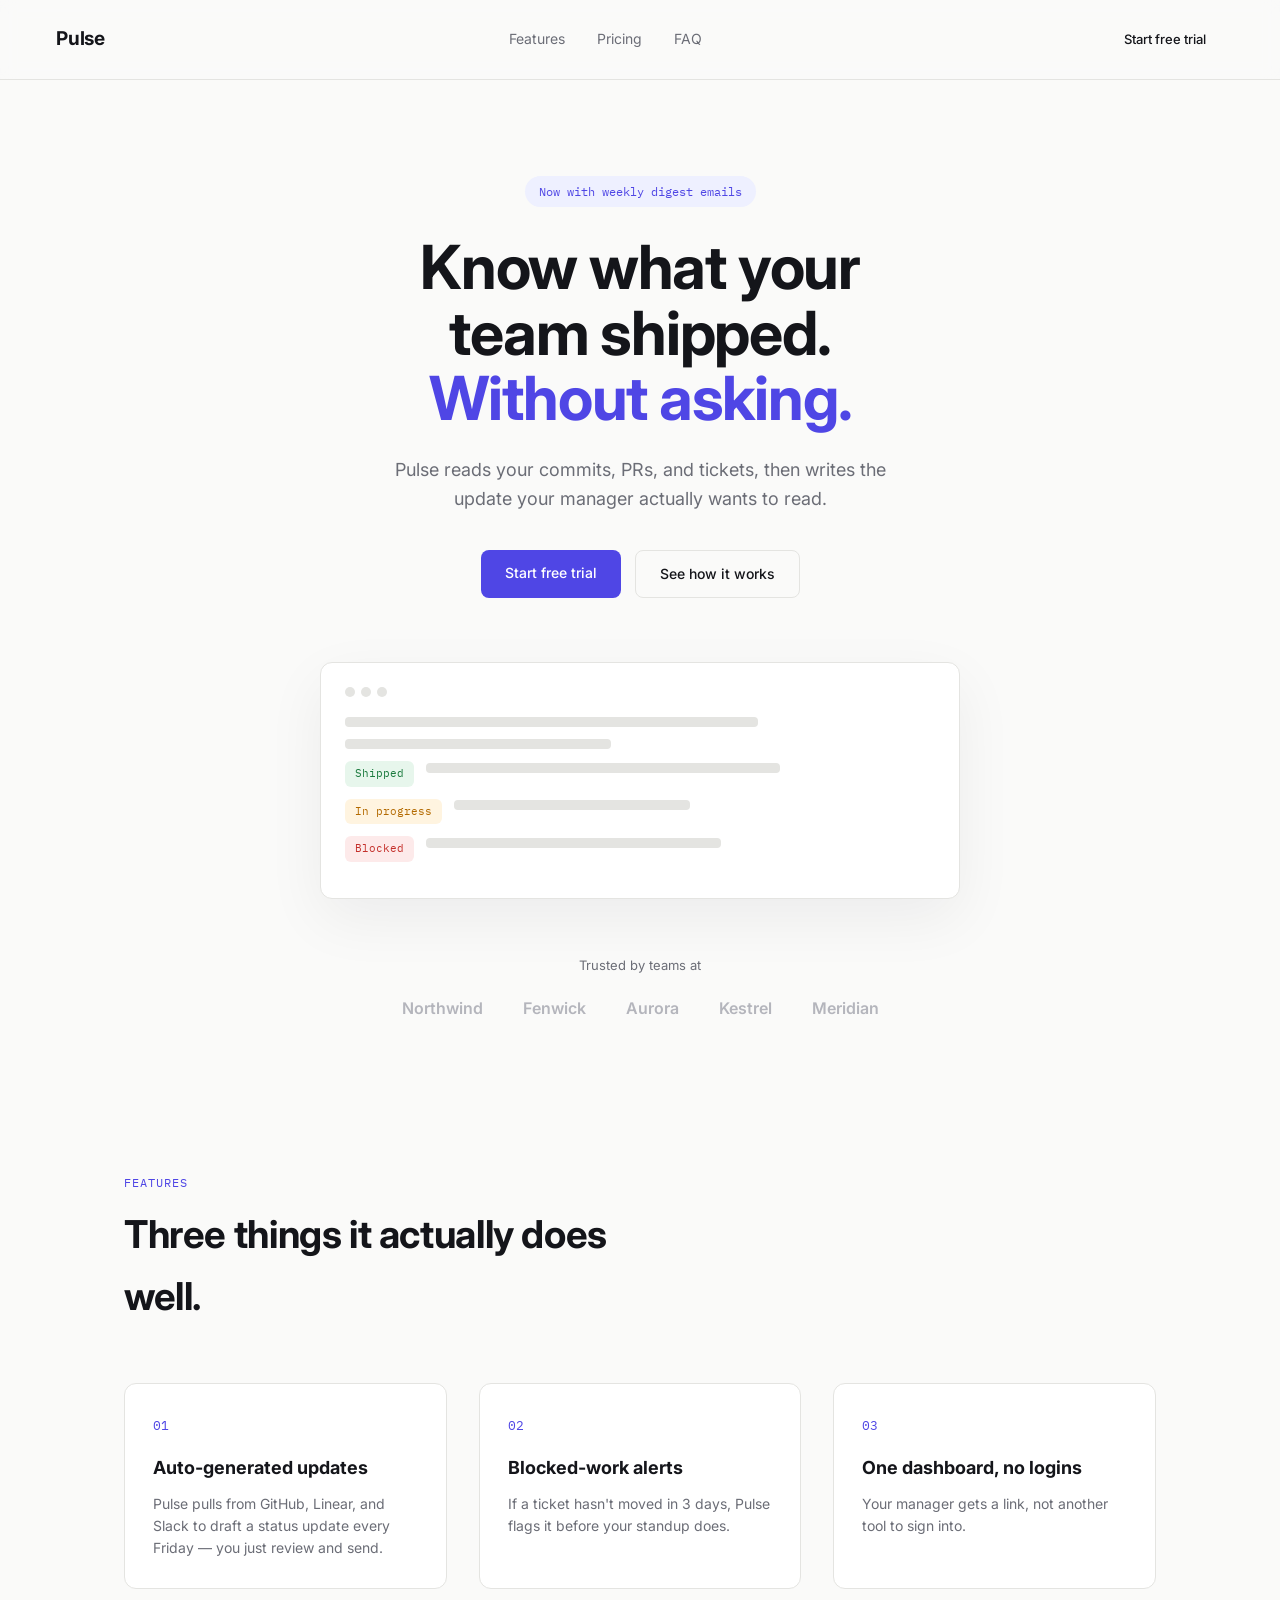
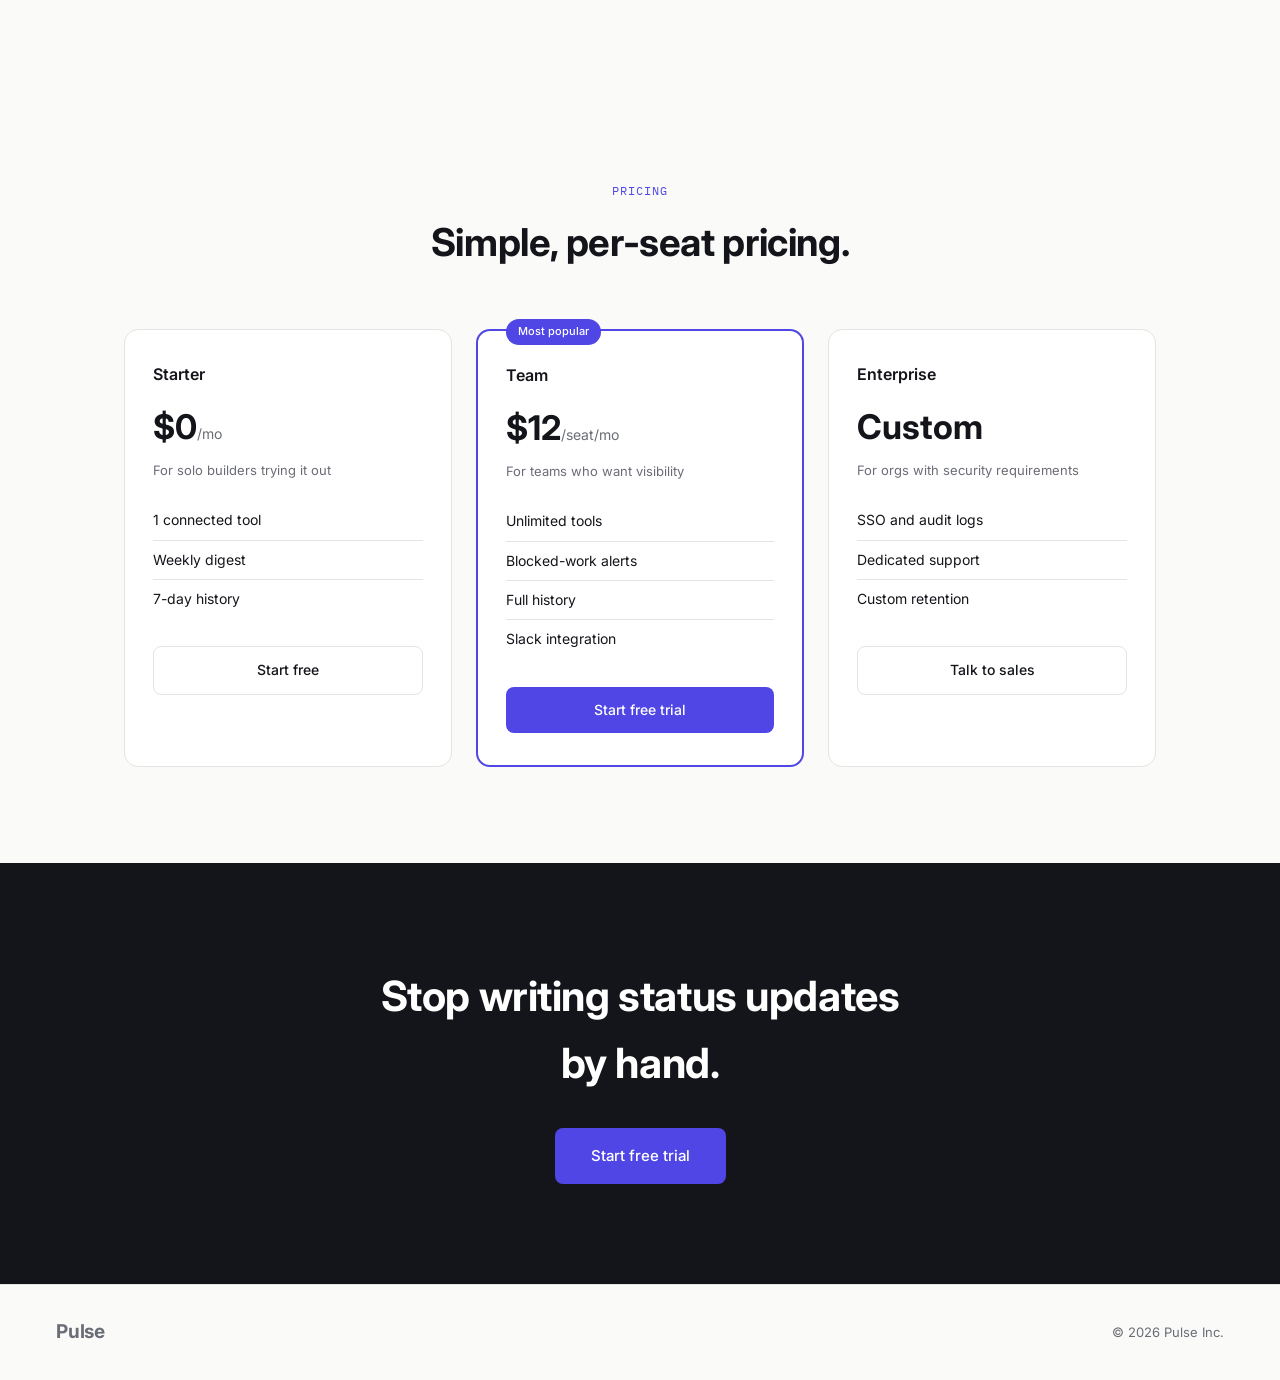
<file: saas/index.html>
<!DOCTYPE html>
<html lang="en">
<head>
<meta charset="UTF-8">
<meta name="viewport" content="width=device-width, initial-scale=1.0">
<title>Pulse — Know what your team shipped</title>
<link rel="preconnect" href="https://fonts.googleapis.com">
<link rel="preconnect" href="https://fonts.gstatic.com" crossorigin>
<link href="https://fonts.googleapis.com/css2?family=Inter:wght@400;500;600;700&family=IBM+Plex+Mono:wght@400;500&display=swap" rel="stylesheet">
<link rel="stylesheet" href="style.css">
</head>
<body>

<header class="topbar">
  <span class="mark">Pulse</span>
  <nav>
    <a href="#features">Features</a>
    <a href="#pricing">Pricing</a>
    <a href="#faq">FAQ</a>
  </nav>
  <a href="#pricing" class="btn btn-sm">Start free trial</a>
</header>

<section class="hero">
  <span class="badge">Now with weekly digest emails</span>
  <h1>Know what your<br>team shipped.<br><span class="accent">Without asking.</span></h1>
  <p class="hero-sub">Pulse reads your commits, PRs, and tickets, then writes the update your manager actually wants to read.</p>
  <div class="hero-actions">
    <a href="#pricing" class="btn btn-primary">Start free trial</a>
    <a href="#features" class="btn btn-ghost">See how it works</a>
  </div>
  <div class="hero-mock">
    <div class="mock-window">
      <div class="mock-dots"><span></span><span></span><span></span></div>
      <div class="mock-line" style="width:70%"></div>
      <div class="mock-line" style="width:45%"></div>
      <div class="mock-row">
        <div class="mock-chip">Shipped</div>
        <div class="mock-line" style="width:60%"></div>
      </div>
      <div class="mock-row">
        <div class="mock-chip in-progress">In progress</div>
        <div class="mock-line" style="width:40%"></div>
      </div>
      <div class="mock-row">
        <div class="mock-chip blocked">Blocked</div>
        <div class="mock-line" style="width:50%"></div>
      </div>
    </div>
  </div>
</section>

<section class="logos">
  <span>Trusted by teams at</span>
  <div class="logo-row">
    <span>Northwind</span><span>Fenwick</span><span>Aurora</span><span>Kestrel</span><span>Meridian</span>
  </div>
</section>

<section class="features" id="features">
  <p class="eyebrow">Features</p>
  <h2>Three things it actually does well.</h2>
  <div class="feature-grid">
    <div class="feature-card">
      <span class="feature-num">01</span>
      <h3>Auto-generated updates</h3>
      <p>Pulse pulls from GitHub, Linear, and Slack to draft a status update every Friday — you just review and send.</p>
    </div>
    <div class="feature-card">
      <span class="feature-num">02</span>
      <h3>Blocked-work alerts</h3>
      <p>If a ticket hasn't moved in 3 days, Pulse flags it before your standup does.</p>
    </div>
    <div class="feature-card">
      <span class="feature-num">03</span>
      <h3>One dashboard, no logins</h3>
      <p>Your manager gets a link, not another tool to sign into.</p>
    </div>
  </div>
</section>

<section class="pricing" id="pricing">
  <p class="eyebrow center">Pricing</p>
  <h2 class="center">Simple, per-seat pricing.</h2>
  <div class="pricing-grid">
    <div class="price-card">
      <h3>Starter</h3>
      <p class="price">$0<span>/mo</span></p>
      <p class="price-desc">For solo builders trying it out</p>
      <ul>
        <li>1 connected tool</li>
        <li>Weekly digest</li>
        <li>7-day history</li>
      </ul>
      <a href="#" class="btn btn-ghost btn-block">Start free</a>
    </div>
    <div class="price-card featured">
      <span class="price-badge">Most popular</span>
      <h3>Team</h3>
      <p class="price">$12<span>/seat/mo</span></p>
      <p class="price-desc">For teams who want visibility</p>
      <ul>
        <li>Unlimited tools</li>
        <li>Blocked-work alerts</li>
        <li>Full history</li>
        <li>Slack integration</li>
      </ul>
      <a href="#" class="btn btn-primary btn-block">Start free trial</a>
    </div>
    <div class="price-card">
      <h3>Enterprise</h3>
      <p class="price">Custom</p>
      <p class="price-desc">For orgs with security requirements</p>
      <ul>
        <li>SSO and audit logs</li>
        <li>Dedicated support</li>
        <li>Custom retention</li>
      </ul>
      <a href="#" class="btn btn-ghost btn-block">Talk to sales</a>
    </div>
  </div>
</section>

<section class="cta">
  <h2>Stop writing status updates<br>by hand.</h2>
  <a href="#pricing" class="btn btn-primary btn-large">Start free trial</a>
</section>

<footer>
  <span class="mark">Pulse</span>
  <span class="foot-copy">© 2026 Pulse Inc.</span>
</footer>

<script src="script.js"></script>
</body>
</html>
</file>
<file: saas/style.css>
:root {
  --bg: #FAFAF9;
  --ink: #14151A;
  --muted: #6B6D76;
  --line: #E4E4E1;
  --indigo: #4F46E5;
  --indigo-deep: #3730A3;
  --card: #FFFFFF;

  --font-sans: 'Inter', sans-serif;
  --font-mono: 'IBM Plex Mono', monospace;
}

* { margin: 0; padding: 0; box-sizing: border-box; }
html { scroll-behavior: smooth; }
body {
  background: var(--bg);
  color: var(--ink);
  font-family: var(--font-sans);
  line-height: 1.6;
}
@media (prefers-reduced-motion: reduce) { html { scroll-behavior: auto; } }
a { color: inherit; text-decoration: none; }

.topbar {
  position: sticky;
  top: 0;
  z-index: 10;
  display: flex;
  justify-content: space-between;
  align-items: center;
  padding: 20px 56px;
  background: rgba(250,250,249,0.85);
  backdrop-filter: blur(8px);
  border-bottom: 1px solid var(--line);
}
.mark { font-weight: 700; font-size: 19px; letter-spacing: -0.01em; }
.topbar nav { display: flex; gap: 32px; }
.topbar nav a { font-size: 14px; color: var(--muted); transition: color 0.2s; }
.topbar nav a:hover { color: var(--ink); }

.btn {
  display: inline-block;
  padding: 12px 24px;
  border-radius: 8px;
  font-size: 14px;
  font-weight: 500;
  transition: transform 0.15s, background 0.15s, border-color 0.15s;
}
.btn-sm { padding: 9px 18px; font-size: 13px; }
.btn-primary { background: var(--indigo); color: #fff; }
.btn-primary:hover { background: var(--indigo-deep); transform: translateY(-1px); }
.btn-ghost { border: 1px solid var(--line); color: var(--ink); }
.btn-ghost:hover { border-color: var(--ink); }
.btn-block { display: block; text-align: center; }
.btn-large { padding: 16px 36px; font-size: 15px; }

.hero {
  text-align: center;
  padding: 96px 24px 0;
  max-width: 880px;
  margin: 0 auto;
}
.badge {
  display: inline-block;
  font-family: var(--font-mono);
  font-size: 12px;
  background: #EEF0FF;
  color: var(--indigo);
  padding: 6px 14px;
  border-radius: 999px;
  margin-bottom: 28px;
}
.hero h1 {
  font-size: clamp(2.4rem, 6vw, 3.8rem);
  font-weight: 700;
  letter-spacing: -0.02em;
  line-height: 1.08;
  margin-bottom: 24px;
}
.accent { color: var(--indigo); }
.hero-sub {
  max-width: 520px;
  margin: 0 auto 36px;
  color: var(--muted);
  font-size: 18px;
}
.hero-actions { display: flex; gap: 14px; justify-content: center; margin-bottom: 64px; }

.hero-mock { max-width: 640px; margin: 0 auto; }
.mock-window {
  background: var(--card);
  border: 1px solid var(--line);
  border-radius: 12px;
  padding: 24px;
  text-align: left;
  box-shadow: 0 20px 60px rgba(20,21,26,0.06);
}
.mock-dots { display: flex; gap: 6px; margin-bottom: 20px; }
.mock-dots span { width: 10px; height: 10px; border-radius: 50%; background: var(--line); }
.mock-line { height: 10px; background: var(--line); border-radius: 4px; margin-bottom: 12px; }
.mock-row { display: flex; align-items: center; gap: 12px; margin-bottom: 12px; }
.mock-chip {
  font-family: var(--font-mono);
  font-size: 11px;
  padding: 4px 10px;
  border-radius: 6px;
  background: #E7F6EC;
  color: #1A7A3D;
  white-space: nowrap;
}
.mock-chip.in-progress { background: #FFF4E0; color: #B36A00; }
.mock-chip.blocked { background: #FDEAEA; color: #C4302B; }

.logos {
  text-align: center;
  padding: 56px 24px;
  color: var(--muted);
  font-size: 13px;
}
.logo-row {
  display: flex;
  gap: 40px;
  justify-content: center;
  margin-top: 20px;
  flex-wrap: wrap;
  font-weight: 600;
  font-size: 16px;
  color: #B4B5BC;
}

.features, .pricing { padding: 96px 24px; max-width: 1080px; margin: 0 auto; }
.eyebrow {
  font-family: var(--font-mono);
  font-size: 12px;
  text-transform: uppercase;
  letter-spacing: 0.08em;
  color: var(--indigo);
  margin-bottom: 12px;
}
.eyebrow.center { text-align: center; }
.features h2, .pricing h2 {
  font-size: clamp(1.8rem, 3.5vw, 2.4rem);
  font-weight: 700;
  letter-spacing: -0.01em;
  margin-bottom: 56px;
  max-width: 500px;
}
.center { text-align: center; margin-left: auto; margin-right: auto; }

.feature-grid { display: grid; grid-template-columns: repeat(3, 1fr); gap: 32px; }
.feature-card {
  background: var(--card);
  border: 1px solid var(--line);
  border-radius: 12px;
  padding: 28px;
}
.feature-num { font-family: var(--font-mono); color: var(--indigo); font-size: 13px; }
.feature-card h3 { font-size: 18px; margin: 16px 0 10px; }
.feature-card p { color: var(--muted); font-size: 14px; }

.pricing-grid { display: grid; grid-template-columns: repeat(3, 1fr); gap: 24px; }
.price-card {
  background: var(--card);
  border: 1px solid var(--line);
  border-radius: 14px;
  padding: 32px 28px;
  position: relative;
}
.price-card.featured { border: 2px solid var(--indigo); }
.price-badge {
  position: absolute;
  top: -12px;
  left: 28px;
  background: var(--indigo);
  color: #fff;
  font-size: 11px;
  padding: 4px 12px;
  border-radius: 999px;
  font-weight: 500;
}
.price-card h3 { font-size: 16px; font-weight: 600; margin-bottom: 12px; }
.price { font-size: 34px; font-weight: 700; margin-bottom: 6px; }
.price span { font-size: 14px; font-weight: 400; color: var(--muted); }
.price-desc { color: var(--muted); font-size: 13px; margin-bottom: 20px; }
.price-card ul { list-style: none; margin-bottom: 28px; }
.price-card ul li {
  font-size: 14px;
  padding: 8px 0;
  border-top: 1px solid var(--line);
  color: var(--ink);
}
.price-card ul li:first-child { border-top: none; }

.cta {
  text-align: center;
  padding: 100px 24px;
  background: var(--ink);
  color: #fff;
}
.cta h2 {
  font-size: clamp(1.8rem, 4vw, 2.6rem);
  font-weight: 700;
  letter-spacing: -0.01em;
  margin-bottom: 32px;
}

footer {
  display: flex;
  justify-content: space-between;
  align-items: center;
  padding: 32px 56px;
  border-top: 1px solid var(--line);
  font-size: 13px;
  color: var(--muted);
}

@media (max-width: 860px) {
  .topbar { padding: 16px 24px; }
  .topbar nav { display: none; }
  .hero { padding-top: 64px; }
  .feature-grid, .pricing-grid { grid-template-columns: 1fr; }
  footer { flex-direction: column; gap: 12px; padding: 32px 24px; }
}

a:focus-visible, .btn:focus-visible {
  outline: 2px solid var(--indigo);
  outline-offset: 2px;
}
</file>
